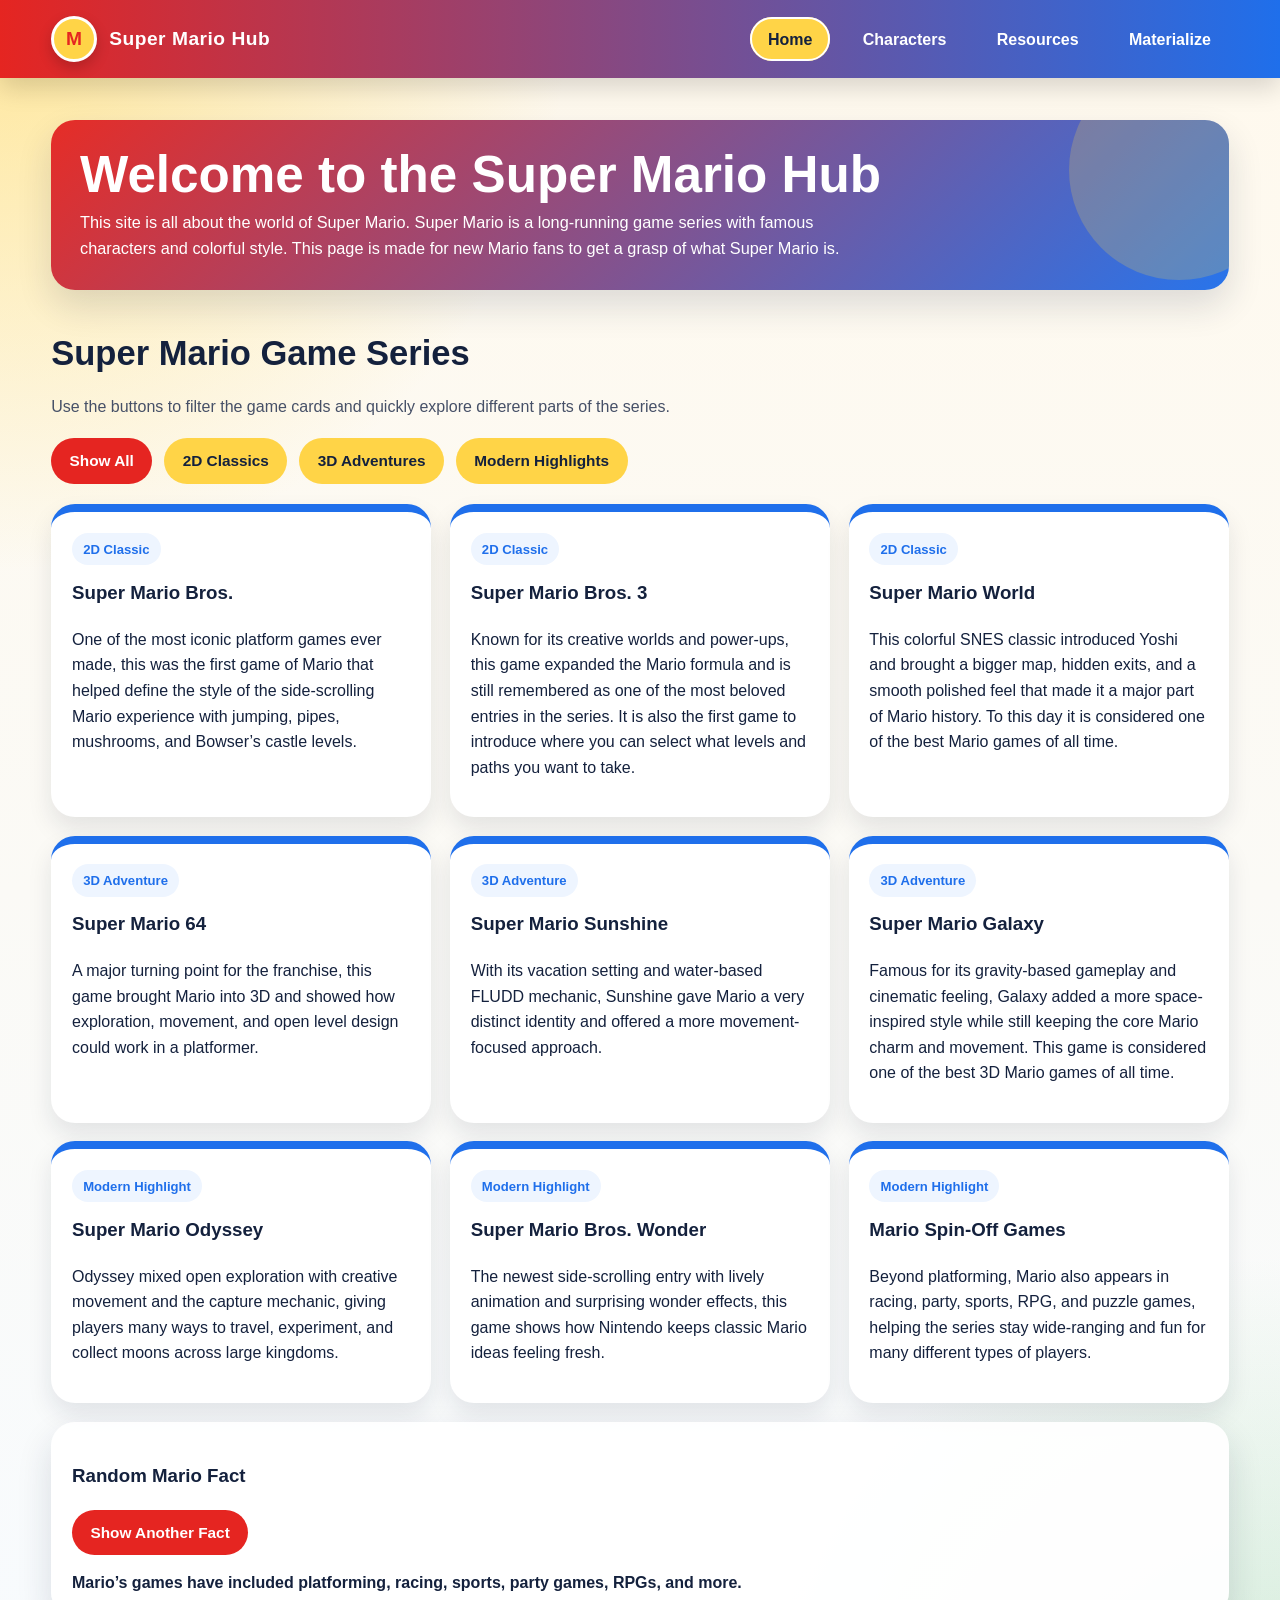
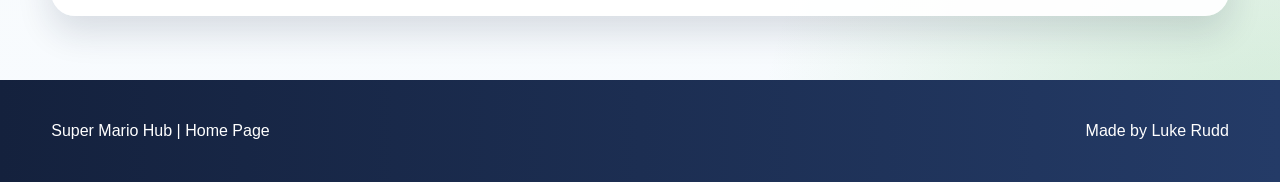
<file: index.html>
<!DOCTYPE html>
<html lang="en">
<head>
    <meta charset="UTF-8" />
    <meta name="viewport" content="width=device-width, initial-scale=1.0" />
    <title>Super Mario Hub | Home</title>
    <link rel="stylesheet" href="cssstyle.css" />
</head>
<body>
    <header class="site-header">
        <div class="container navbar">
            <a href="index.html" class="brand">
                <span class="brand-badge">M</span>
                <span>Super Mario Hub</span>
            </a>

            <button class="nav-toggle" aria-label="Open navigation">☰</button>

            <ul class="nav-links">
                <li><a href="index.html" class="active">Home</a></li>
                <li><a href="htmlpage2.html">Characters</a></li>
                <li><a href="htmlpage3.html">Resources</a></li>
                <li><a href="materialize.html">Materialize</a></li>
            </ul>
        </div>
    </header>

    <section class="page-banner">
        <div class="container">
            <div class="banner-box reveal">
                <h1>Welcome to the Super Mario Hub</h1>
                <p>
                    This site is all about the world of Super Mario. Super Mario is a long-running game series
                    with famous characters and colorful style. This page is made for new Mario fans to get a grasp
                    of what Super Mario is.
                </p>
            </div>
        </div>
    </section>

    <main>
        <section class="section" id="series">
            <div class="container">
                <h2 class="section-title reveal">Super Mario Game Series</h2>
                <p class="section-subtitle reveal">
                    Use the buttons to filter the game cards and quickly explore different parts of the series.
                </p>

                <div class="filter-row reveal">
                    <button class="filter-btn active" data-filter="all">Show All</button>
                    <button class="filter-btn" data-filter="2d">2D Classics</button>
                    <button class="filter-btn" data-filter="3d">3D Adventures</button>
                    <button class="filter-btn" data-filter="modern">Modern Highlights</button>
                </div>

                <div class="series-grid">
                    <article class="series-card reveal" data-category="2d">
                        <span class="series-tag">2D Classic</span>
                        <h3>Super Mario Bros.</h3>
                        <p>
                            One of the most iconic platform games ever made, this was the first game of Mario
                            that helped define the style of the side-scrolling Mario experience with jumping, pipes,
                            mushrooms, and Bowser’s castle levels.
                        </p>
                    </article>

                    <article class="series-card reveal" data-category="2d">
                        <span class="series-tag">2D Classic</span>
                        <h3>Super Mario Bros. 3</h3>
                        <p>
                            Known for its creative worlds and power-ups, this game expanded the Mario
                            formula and is still remembered as one of the most beloved entries in the series.
                            It is also the first game to introduce where you can select what levels and paths
                            you want to take.
                        </p>
                    </article>

                    <article class="series-card reveal" data-category="2d">
                        <span class="series-tag">2D Classic</span>
                        <h3>Super Mario World</h3>
                        <p>
                            This colorful SNES classic introduced Yoshi and brought a bigger map,
                            hidden exits, and a smooth polished feel that made it a major part of Mario history.
                            To this day it is considered one of the best Mario games of all time.
                        </p>
                    </article>

                    <article class="series-card reveal" data-category="3d">
                        <span class="series-tag">3D Adventure</span>
                        <h3>Super Mario 64</h3>
                        <p>
                            A major turning point for the franchise, this game brought Mario into 3D
                            and showed how exploration, movement, and open level design could work in a platformer.
                        </p>
                    </article>

                    <article class="series-card reveal" data-category="3d">
                        <span class="series-tag">3D Adventure</span>
                        <h3>Super Mario Sunshine</h3>
                        <p>
                            With its vacation setting and water-based FLUDD mechanic, Sunshine gave Mario
                            a very distinct identity and offered a more movement-focused approach.
                        </p>
                    </article>

                    <article class="series-card reveal" data-category="3d">
                        <span class="series-tag">3D Adventure</span>
                        <h3>Super Mario Galaxy</h3>
                        <p>
                            Famous for its gravity-based gameplay and cinematic feeling, Galaxy added
                            a more space-inspired style while still keeping the core Mario charm and movement.
                            This game is considered one of the best 3D Mario games of all time.
                        </p>
                    </article>

                    <article class="series-card reveal" data-category="modern">
                        <span class="series-tag">Modern Highlight</span>
                        <h3>Super Mario Odyssey</h3>
                        <p>
                            Odyssey mixed open exploration with creative movement and the capture mechanic,
                            giving players many ways to travel, experiment, and collect moons across large kingdoms.
                        </p>
                    </article>

                    <article class="series-card reveal" data-category="modern">
                        <span class="series-tag">Modern Highlight</span>
                        <h3>Super Mario Bros. Wonder</h3>
                        <p>
                            The newest side-scrolling entry with lively animation and surprising wonder effects,
                            this game shows how Nintendo keeps classic Mario ideas feeling fresh.
                        </p>
                    </article>

                    <article class="series-card reveal" data-category="modern">
                        <span class="series-tag">Modern Highlight</span>
                        <h3>Mario Spin-Off Games</h3>
                        <p>
                            Beyond platforming, Mario also appears in racing, party, sports, RPG, and puzzle games,
                            helping the series stay wide-ranging and fun for many different types of players.
                        </p>
                    </article>
                </div>

                <div class="fact-box reveal">
                    <h3>Random Mario Fact</h3>
                    <button class="fact-button" id="homeChangeTextBtn">Show Another Fact</button>
                    <p class="fact-text fact-style-1" id="homeChangeTextP">
                        Mario’s games have included platforming, racing, sports, party games, RPGs, and more.
                    </p>
                </div>
            </div>
        </section>
    </main>

    <footer class="site-footer">
        <div class="container footer-inner">
            <p>Super Mario Hub | Home Page</p>
            <p>Made by Luke Rudd</p>
        </div>
    </footer>

    <button class="back-to-top" id="backToTop" aria-label="Back to top">↑</button>

    <script src="script.js"></script>
    <script src="https://ajax.googleapis.com/ajax/libs/jquery/3.7.1/jquery.min.js"></script>
    <script src="JQuery.js"></script>
</body>
</html>
</file>
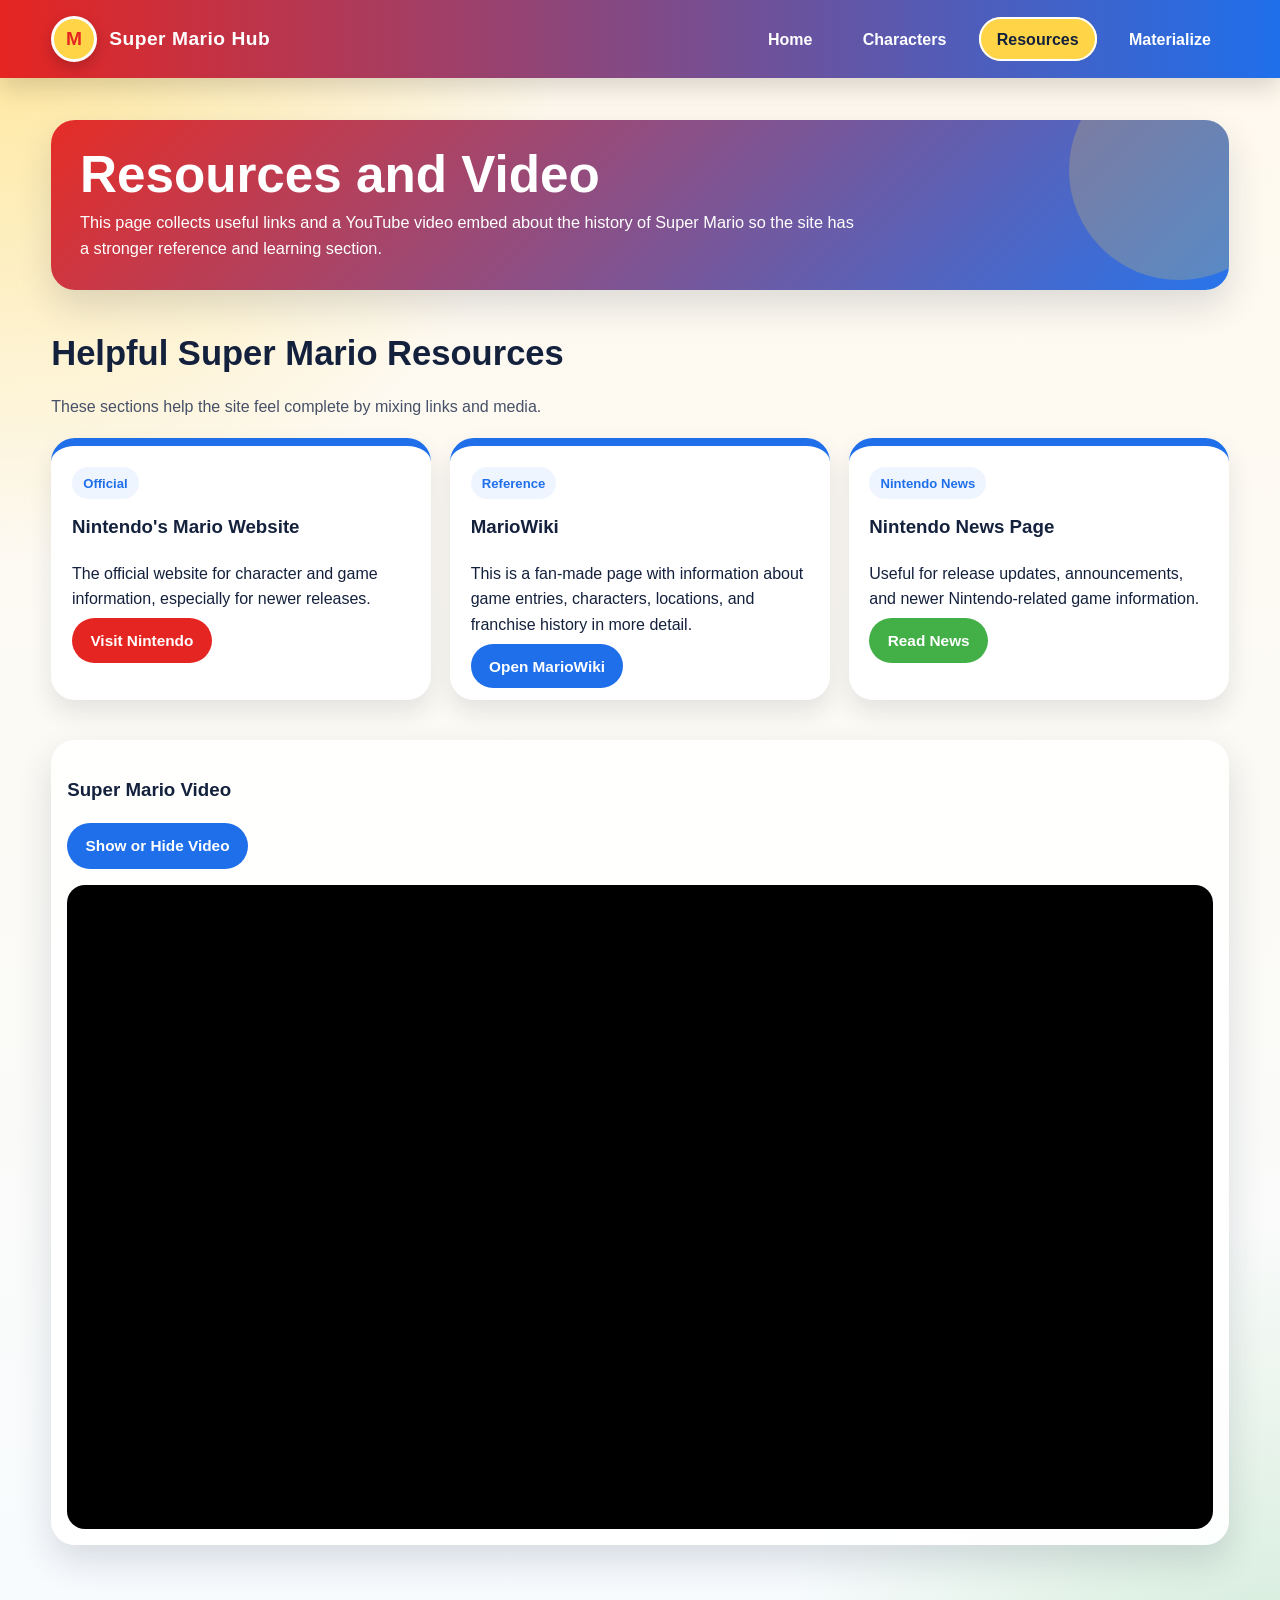
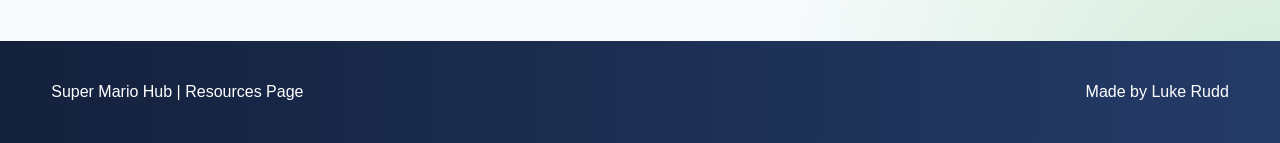
<file: htmlpage3.html>
<!DOCTYPE html>
<html lang="en">
<head>
    <meta charset="UTF-8" />
    <meta name="viewport" content="width=device-width, initial-scale=1.0" />
    <meta name="referrer" content="strict-origin-when-cross-origin" />
    <title>Super Mario Hub | Resources</title>
    <link rel="stylesheet" href="cssstyle.css" />
</head>
<body>
    <header class="site-header">
        <div class="container navbar">
            <a href="index.html" class="brand">
                <span class="brand-badge">M</span>
                <span>Super Mario Hub</span>
            </a>

            <button class="nav-toggle" aria-label="Open navigation">☰</button>

            <ul class="nav-links">
                <li><a href="index.html">Home</a></li>
                <li><a href="htmlpage2.html">Characters</a></li>
                <li><a href="htmlpage3.html" class="active">Resources</a></li>
                <li><a href="materialize.html">Materialize</a></li>
            </ul>
        </div>
    </header>

    <section class="page-banner">
        <div class="container">
            <div class="banner-box reveal">
                <h1>Resources and Video</h1>
                <p>
                    This page collects useful links and a YouTube video embed
                    about the history of Super Mario so the site has a stronger reference and learning section.
                </p>
            </div>
        </div>
    </section>

    <main class="section">
        <div class="container">
            <h2 class="section-title reveal">Helpful Super Mario Resources</h2>
            <p class="section-subtitle reveal">
                These sections help the site feel complete by mixing links and media.
            </p>

            <div class="resource-grid">
                <article class="resource-box reveal">
                    <span class="resource-tag series-tag">Official</span>
                    <h3>Nintendo's Mario Website</h3>
                    <p>
                        The official website for character and game information, especially for newer releases.
                    </p>
                    <a class="button primary" href="https://mario.nintendo.com/" target="_blank" rel="noopener noreferrer">
                        Visit Nintendo
                    </a>
                </article>

                <article class="resource-box reveal">
                    <span class="resource-tag series-tag">Reference</span>
                    <h3>MarioWiki</h3>
                    <p>
                        This is a fan-made page with information about game entries, characters, locations,
                        and franchise history in more detail.
                    </p>
                    <a class="button blue" href="https://www.mariowiki.com/" target="_blank" rel="noopener noreferrer">
                        Open MarioWiki
                    </a>
                </article>

                <article class="resource-box reveal">
                    <span class="resource-tag series-tag">Nintendo News</span>
                    <h3>Nintendo News Page</h3>
                    <p>
                        Useful for release updates, announcements, and newer Nintendo-related game information.
                    </p>
                    <a class="button green" href="https://www.nintendo.com/us/whatsnew/" target="_blank" rel="noopener noreferrer">
                        Read News
                    </a>
                </article>
            </div>

            <section class="section">
                <div class="video-panel reveal">
                    <h3>Super Mario Video</h3>
                    <button class="button blue" id="resourceFadeBtn">Show or Hide Video</button>

                    <div class="video-wrap" id="resourceFadeVideo">
                        <iframe
                            src="https://www.youtube.com/embed/EhLY-KgAhWY"
                            title="YouTube video player"
                            allow="accelerometer; autoplay; clipboard-write; encrypted-media; gyroscope; picture-in-picture; web-share"
                            referrerpolicy="strict-origin-when-cross-origin"
                            allowfullscreen>
                        </iframe>
                    </div>
                </div>
            </section>
        </div>
    </main>

    <footer class="site-footer">
        <div class="container footer-inner">
            <p>Super Mario Hub | Resources Page</p>
            <p>Made by Luke Rudd</p>
        </div>
    </footer>

    <button class="back-to-top" id="backToTop" aria-label="Back to top">↑</button>

    <script src="script.js"></script>
    <script src="https://ajax.googleapis.com/ajax/libs/jquery/3.7.1/jquery.min.js"></script>
    <script src="JQuery.js"></script>
</body>
</html>
</file>
<file: cssstyle.css>
:root {
    --mario-red: #e52521;
    --mario-blue: #1f6feb;
    --mario-yellow: #ffd447;
    --mario-green: #43b047;
    --mario-white: #ffffff;
    --mario-dark: #14213d;
    --nintendo-red: #d0021b;
    --card-bg: rgba(255, 255, 255, 0.95);
    --shadow: 0 16px 35px rgba(20, 33, 61, 0.14);
    --radius-lg: 24px;
    --radius-md: 18px;
    --radius-sm: 12px;
    --max-width: 1200px;
}

* {
    box-sizing: border-box;
}

html {
    scroll-behavior: smooth;
}

body {
    margin: 0;
    font-family: Arial, Helvetica, sans-serif;
    color: var(--mario-dark);
    background:
        radial-gradient(circle at top left, rgba(255, 212, 71, 0.5), transparent 26%),
        radial-gradient(circle at bottom right, rgba(67, 176, 71, 0.22), transparent 24%),
        linear-gradient(180deg, #fff9ed 0%, #f7fbff 100%);
    line-height: 1.6;
}

img,
iframe {
    max-width: 100%;
    display: block;
}

a {
    color: inherit;
    text-decoration: none;
}

.container {
    width: min(92%, var(--max-width));
    margin: 0 auto;
}

.site-header {
    position: sticky;
    top: 0;
    z-index: 1000;
    background: linear-gradient(90deg, var(--mario-red), var(--mario-blue));
    box-shadow: 0 10px 24px rgba(0, 0, 0, 0.15);
}

.navbar {
    min-height: 78px;
    display: flex;
    align-items: center;
    justify-content: space-between;
    gap: 18px;
    padding: 0.9rem 0;
}

.brand {
    display: flex;
    align-items: center;
    gap: 12px;
    color: var(--mario-white);
    font-weight: 800;
    letter-spacing: 0.5px;
    font-size: 1.2rem;
}

.brand-badge {
    width: 46px;
    height: 46px;
    border-radius: 50%;
    display: grid;
    place-items: center;
    background: var(--mario-yellow);
    color: var(--mario-red);
    border: 3px solid var(--mario-white);
    box-shadow: 0 6px 14px rgba(0, 0, 0, 0.18);
    font-size: 1.2rem;
    font-weight: 900;
}

.nav-toggle {
    display: none;
    border: 0;
    background: rgba(255, 255, 255, 0.18);
    color: white;
    padding: 0.6rem 0.9rem;
    border-radius: 12px;
    font-size: 1.15rem;
    cursor: pointer;
}

.nav-links {
    list-style: none;
    display: flex;
    align-items: center;
    gap: 0.9rem;
    margin: 0;
    padding: 0;
}

.nav-links a {
    color: white;
    padding: 0.72rem 1rem;
    border-radius: 999px;
    font-weight: 700;
    transition: 0.25s ease;
    border: 2px solid transparent;
}

.nav-links a:hover,
.nav-links a.active {
    background: var(--mario-yellow);
    color: var(--mario-dark);
    border-color: white;
    transform: translateY(-2px);
}

.page-banner {
    padding: 2.6rem 0 1.2rem;
}

.banner-box {
    background: linear-gradient(135deg, rgba(229, 37, 33, 0.96), rgba(31, 111, 235, 0.96));
    color: white;
    padding: 1.8rem;
    border-radius: var(--radius-lg);
    box-shadow: var(--shadow);
    position: relative;
    overflow: hidden;
}

.banner-box::after {
    content: "";
    position: absolute;
    width: 220px;
    height: 220px;
    right: -60px;
    top: -60px;
    border-radius: 50%;
    background: rgba(255, 212, 71, 0.22);
}

.banner-box h1 {
    margin: 0 0 0.45rem;
    font-size: clamp(2rem, 4vw, 3.2rem);
    line-height: 1.05;
}

.banner-box p {
    margin: 0;
    max-width: 780px;
    font-size: 1.02rem;
}

.section {
    padding: 1rem 0 2rem;
}

.section-title {
    margin: 0 0 1rem;
    font-size: clamp(1.6rem, 2.7vw, 2.3rem);
}

.section-subtitle {
    margin: -0.2rem 0 1.2rem;
    color: #465067;
}

.card,
.panel,
.video-panel,
.resource-box,
.fact-box,
.material-box,
.search-card,
.feature-card {
    background: var(--card-bg);
    border-radius: var(--radius-lg);
    box-shadow: var(--shadow);
}

.button,
button.button,
.filter-btn,
.role-btn,
.toggle-btn,
.fact-button {
    border: none;
    border-radius: 999px;
    padding: 0.85rem 1.15rem;
    font-weight: 800;
    cursor: pointer;
    transition: 0.25s ease;
    font-size: 0.96rem;
}

.button.primary,
.fact-button,
.filter-btn.active,
.role-btn.active {
    background: var(--mario-red);
    color: white;
}

.button.secondary,
.filter-btn,
.role-btn,
.toggle-btn {
    background: var(--mario-yellow);
    color: var(--mario-dark);
}

.button.green {
    background: var(--mario-green);
    color: white;
}

.button.blue {
    background: var(--mario-blue);
    color: white;
}

.button:hover,
.filter-btn:hover,
.role-btn:hover,
.toggle-btn:hover,
.fact-button:hover {
    transform: translateY(-3px);
    box-shadow: 0 12px 22px rgba(0, 0, 0, 0.12);
}

button:disabled {
    opacity: 0.7;
    cursor: default;
    transform: none;
    box-shadow: none;
}

.filter-row {
    display: flex;
    flex-wrap: wrap;
    gap: 0.75rem;
    margin: 1rem 0 1.3rem;
}

.series-grid,
.character-grid,
.resource-grid {
    display: grid;
    grid-template-columns: repeat(3, 1fr);
    gap: 1.15rem;
}

.series-card,
.character-card,
.resource-box {
    background: white;
    border-radius: var(--radius-lg);
    box-shadow: 0 12px 24px rgba(20, 33, 61, 0.1);
    padding: 1.3rem;
    border-top: 8px solid var(--mario-blue);
    transition: 0.25s ease;
}

.series-card:hover,
.character-card:hover,
.resource-box:hover {
    transform: translateY(-6px);
}

.series-card h3,
.character-card h3,
.resource-box h3 {
    margin-top: 0;
}

.series-tag,
.role-tag,
.resource-tag {
    display: inline-block;
    padding: 0.35rem 0.7rem;
    border-radius: 999px;
    font-weight: 800;
    margin-bottom: 0.8rem;
    font-size: 0.82rem;
}

.series-tag {
    background: #eef5ff;
    color: var(--mario-blue);
}

.role-tag.hero {
    background: #ffe8e6;
    color: var(--mario-red);
}

.role-tag.royal {
    background: #fff4c4;
    color: #8a5b00;
}

.role-tag.villain {
    background: #e8ffe8;
    color: #1f7d2d;
}

.role-tag.ally {
    background: #e7f0ff;
    color: #1351ab;
}

.character-top {
    display: flex;
    align-items: center;
    gap: 1rem;
    margin-bottom: 0.8rem;
}

.character-photo {
    width: 78px;
    height: 78px;
    flex: 0 0 78px;
    border-radius: 50%;
    object-fit: cover;
    border: 4px solid var(--mario-yellow);
    background: white;
    box-shadow: 0 10px 18px rgba(0, 0, 0, 0.12);
}

.search-card {
    padding: 1.2rem;
}

.search-card label {
    font-weight: 700;
    display: block;
    margin-bottom: 0.5rem;
}

.search-card input {
    width: 100%;
    padding: 0.95rem 1rem;
    border-radius: 14px;
    border: 2px solid #d7ddea;
    font-size: 1rem;
}

.search-card input:focus {
    outline: none;
    border-color: var(--mario-blue);
    box-shadow: 0 0 0 4px rgba(31, 111, 235, 0.12);
}

.video-panel {
    padding: 1rem;
    margin-top: 1.5rem;
    background: rgba(255, 255, 255, 0.95);
    border-radius: 24px;
    box-shadow: 0 16px 35px rgba(20, 33, 61, 0.14);
}

.video-wrap {
    position: relative;
    width: 100%;
    padding-top: 56.25%;
    border-radius: 18px;
    overflow: hidden;
    background: #000;
    margin-top: 1rem;
}

.video-wrap iframe {
    position: absolute;
    inset: 0;
    width: 100%;
    height: 100%;
    border: 0;
}

.fact-box {
    padding: 1.3rem;
    margin-top: 1.2rem;
}

.fact-text {
    margin: 0.9rem 0 0;
    font-weight: 700;
}

.feature-grid {
    display: grid;
    grid-template-columns: 1fr;
    gap: 1.15rem;
    margin-top: 1.2rem;
}

.feature-card {
    padding: 1.3rem;
}

.feature-card h3 {
    margin-top: 0;
    margin-bottom: 0.6rem;
}

.dynamic-list {
    margin-top: 1rem;
    padding-left: 1.2rem;
}

.dynamic-list li {
    margin-bottom: 0.45rem;
    font-weight: 700;
}

.reveal {
    opacity: 0;
    transform: translateY(28px);
    transition: opacity 0.6s ease, transform 0.6s ease;
}

.reveal.visible {
    opacity: 1;
    transform: translateY(0);
}

.site-footer {
    margin-top: 2rem;
    background: linear-gradient(90deg, var(--mario-dark), #243b67);
    color: white;
}

.footer-inner {
    padding: 1.4rem 0;
    display: flex;
    justify-content: space-between;
    gap: 1rem;
    flex-wrap: wrap;
}

.back-to-top {
    position: fixed;
    right: 18px;
    bottom: 18px;
    width: 54px;
    height: 54px;
    border-radius: 50%;
    border: 0;
    background: var(--mario-red);
    color: white;
    font-size: 1.2rem;
    font-weight: 900;
    cursor: pointer;
    box-shadow: 0 14px 24px rgba(0, 0, 0, 0.2);
    display: none;
    z-index: 999;
}

.back-to-top.show {
    display: inline-grid;
    place-items: center;
}

.hidden {
    display: none !important;
}

.materialize-theme .banner-box {
    background: linear-gradient(135deg, var(--nintendo-red), #2a56c6);
}

.material-box {
    padding: 1.4rem;
}

.material-section {
    margin-bottom: 2rem;
}

.material-controls {
    display: flex;
    flex-wrap: wrap;
    gap: 0.8rem;
    margin: 1rem 0 1.2rem;
}

.mario-slider {
    margin-top: 1rem;
    height: 700px !important;
}

.mario-slider .carousel-item {
    height: 700px !important;
}

.mario-slide {
    height: 700px !important;
}

.slide-inner {
    height: 100%;
    display: flex;
    flex-direction: column;
    align-items: center;
    justify-content: center;
    gap: 1rem;
    padding: 2rem;
    text-align: center;
}

.slide-inner img {
    width: 220px;
    height: 220px;
    object-fit: contain;
    background: white;
    border-radius: 50%;
    padding: 12px;
    border: 6px solid rgba(255, 255, 255, 0.8);
    box-shadow: 0 12px 24px rgba(0, 0, 0, 0.18);
}

.slide-inner h3 {
    margin: 0;
    font-size: 2rem;
    font-weight: 800;
}

.slide-inner p {
    max-width: 680px;
    margin: 0;
    font-size: 1.1rem;
}

/* Random Mario Fact font style changes */
.fact-style-1 {
    font-family: Arial, Helvetica, sans-serif;
    font-weight: 700;
    letter-spacing: 0;
}

.fact-style-2 {
    font-family: "Trebuchet MS", Helvetica, sans-serif;
    font-weight: 800;
    letter-spacing: 0.4px;
    color: #1f6feb;
}

.fact-style-3 {
    font-family: Georgia, "Times New Roman", serif;
    font-style: italic;
    font-weight: 700;
    color: #8a5b00;
}

.fact-style-4 {
    font-family: Verdana, Geneva, sans-serif;
    font-weight: 800;
    text-transform: uppercase;
    letter-spacing: 0.8px;
    color: #e52521;
}

.fact-style-5 {
    font-family: "Courier New", Courier, monospace;
    font-weight: 700;
    color: #43b047;
}

.fact-style-6 {
    font-family: Tahoma, Geneva, sans-serif;
    font-weight: 900;
    letter-spacing: 0.3px;
    color: #14213d;
}

@media (max-width: 980px) {
    .series-grid,
    .character-grid,
    .resource-grid {
        grid-template-columns: 1fr 1fr;
    }

    .nav-toggle {
        display: inline-block;
    }

    .nav-links {
        position: absolute;
        top: 78px;
        right: 4%;
        width: min(320px, 92vw);
        background: linear-gradient(180deg, var(--mario-blue), var(--mario-red));
        border-radius: 20px;
        padding: 1rem;
        flex-direction: column;
        align-items: stretch;
        box-shadow: 0 16px 28px rgba(0, 0, 0, 0.22);
        display: none;
    }

    .nav-links.open {
        display: flex;
    }

    .nav-links a {
        text-align: center;
    }
}

@media (max-width: 700px) {
    .series-grid,
    .character-grid,
    .resource-grid {
        grid-template-columns: 1fr;
    }

    .banner-box,
    .series-card,
    .character-card,
    .resource-box,
    .video-panel,
    .fact-box,
    .search-card,
    .material-box,
    .feature-card {
        padding: 1.1rem;
    }

    .footer-inner {
        flex-direction: column;
    }

    .mario-slider {
        height: 560px !important;
    }

    .mario-slider .carousel-item {
        height: 560px !important;
    }

    .mario-slide {
        height: 560px !important;
    }

    .slide-inner {
        padding: 1.5rem 1rem;
    }

    .slide-inner img {
        width: 160px;
        height: 160px;
    }

    .slide-inner h3 {
        font-size: 1.6rem;
    }

    .slide-inner p {
        font-size: 1rem;
    }
}
</file>
